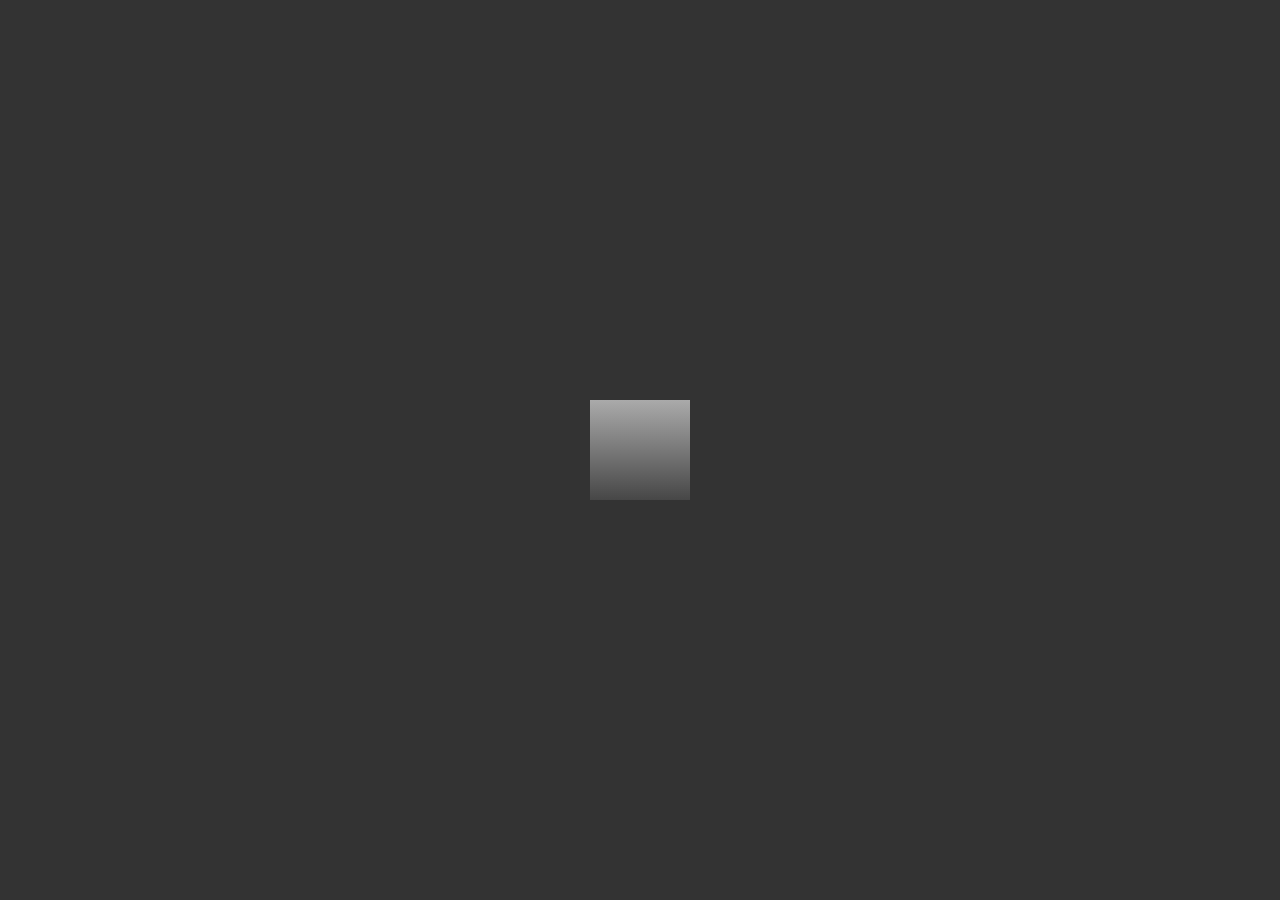
<file: index.html>
<!DOCTYPE html>
<html lang="en">
<head>
    <meta charset="UTF-8" name="theme-color" content="#4285f4">
    <title>Title</title>
    <link rel="stylesheet" href="css/index.css">
    <link rel="stylesheet" href="css/anm.css">
</head>
<body>
<div class="box-con">
    <div class="box"></div>
</div>
<div class="container">
    <form action="main.html" id="form" onfocusin="formFocus()" onfocusout="formBlur()">
        <div class="card">
            <h4>Login</h4>
            <div class="icon-table">
                <div class="icon"></div>
                <div class="icon"></div>
                <div class="icon"></div>
            </div>
        </div>
             <label for="account">
             <img src="icon/account.png" alt=""><input type="text"  placeholder="Account" id="account">
             </label>
             <label for="password">
             <img src="icon/password.png" alt=""><input type="text"  placeholder="Password" id="password" >
             </label>
        <hr>
        <div class="button-card">
            <button><p>Register</p></button>
            <button><img src="icon/next.png" width="auto" height="100%" alt=""></button>
        </div>
</form>
</div>
<script src="js/index.js"></script>
<script src="js/main.js"></script>
</body>
</html>
</file>
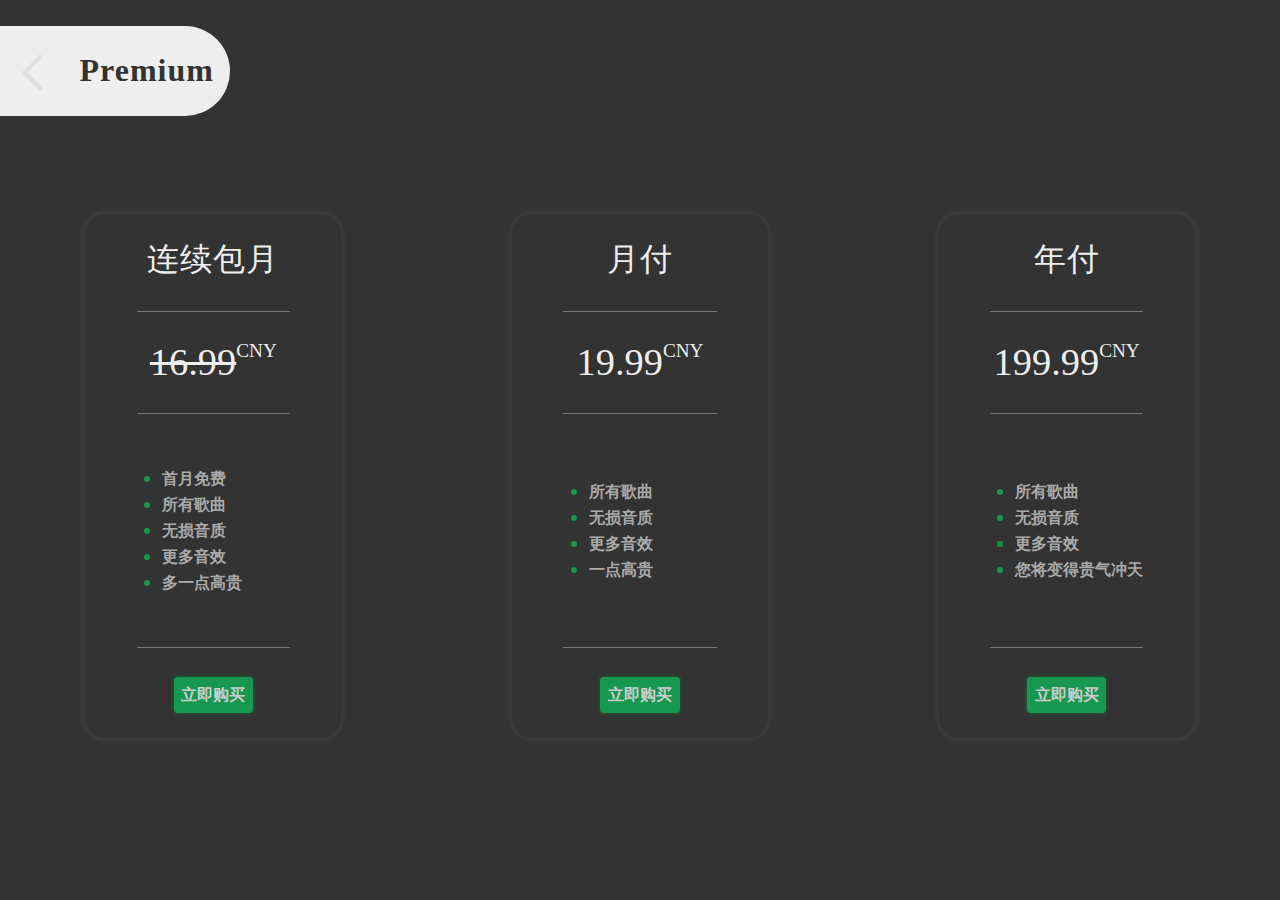
<file: salepage.html>
<!DOCTYPE html>
<html lang="en">
<head>
    <meta charset="UTF-8">
    <title>Title</title>
    <link rel="stylesheet" href="css/sale.css">
</head>
<body>
    <div class="container">
        <div class="header">
            <button onclick="window.location.href='main.html'"><img src="icon/sign-in.png"></button>
            <h1>Premium</h1>
        </div>
        <div class="programme">
            <div class="pro1">
                <h1>连续包月</h1>
                <div class="hr"></div>
                <div class="num"><s>16.99</s>CNY</div>
                <div class="hr"></div>
                <ul>
                    <li>首月免费</li>
                    <li>所有歌曲</li>
                    <li>无损音质</li>
                    <li>更多音效</li>
                    <li>多一点高贵</li>
                </ul>
                <div class="hr"></div>
                <button>立即购买</button>
            </div>
            <div class="pro1">
                <h1>月付</h1>
                <div class="hr"></div>
                <div class="num"><p>19.99</p>CNY</div>
                <div class="hr"></div>
                <ul>
                    <li>所有歌曲</li>
                    <li>无损音质</li>
                    <li>更多音效</li>
                    <li>一点高贵</li>
                </ul>
                <div class="hr"></div>
                <button>立即购买</button>
            </div>
            <div class="pro1">
                <h1>年付</h1>
                <div class="hr"></div>
                <div class="num"><p>199.99</p>CNY</div>
                <div class="hr"></div>
                <ul>
                    <li>所有歌曲</li>
                    <li>无损音质</li>
                    <li>更多音效</li>
                    <li>您将变得贵气冲天</li>
                </ul>
                <div class="hr"></div>
                <button>立即购买</button>
            </div>
        </div>
    </div>
</body>
</html>
</file>
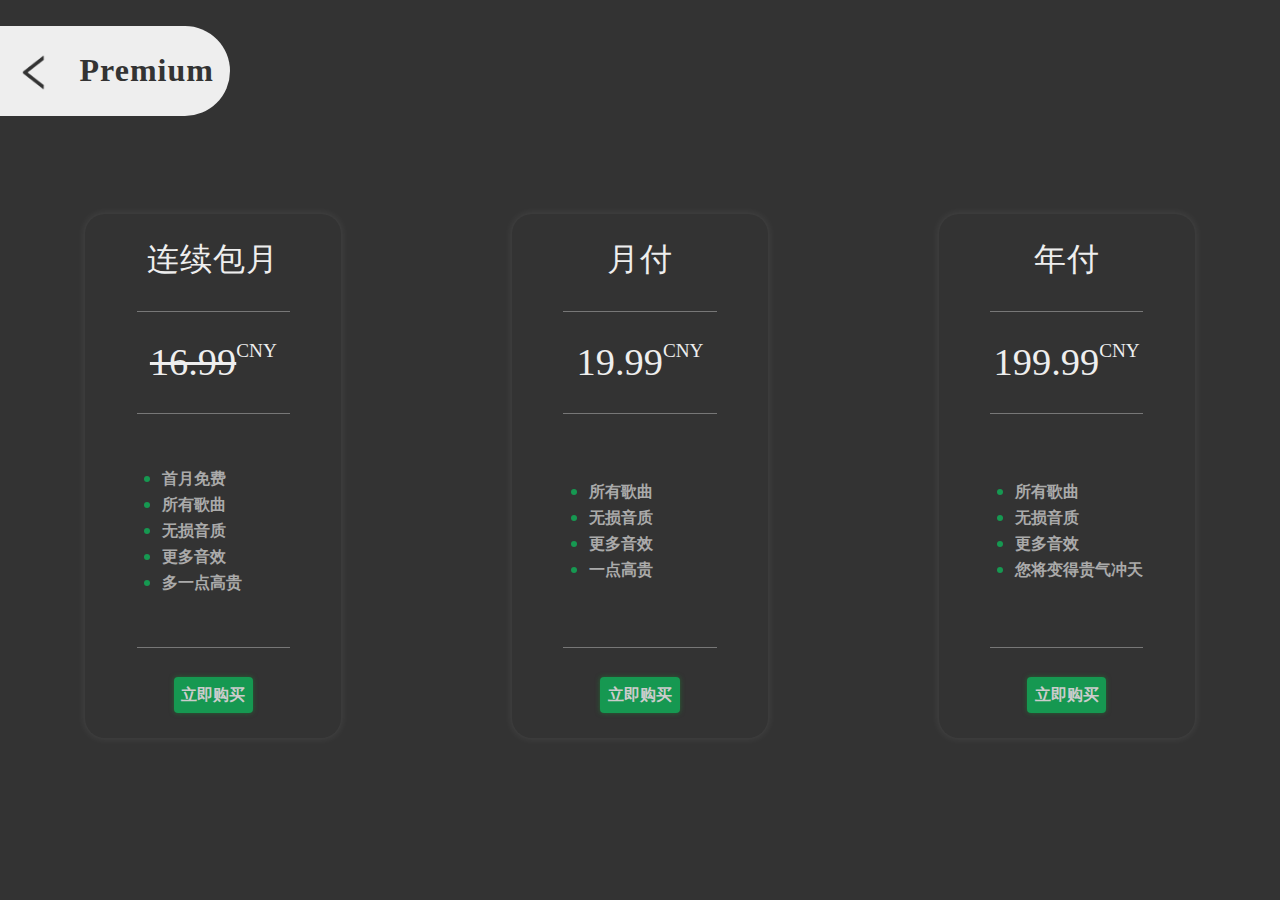
<file: salePage.html>
<!DOCTYPE html>
<html lang="en">
<head>
    <meta charset="UTF-8">
    <title>Title</title>
    <link rel="stylesheet" href="css/sale.css">
</head>
<body>
    <div class="container">
        <div class="header">
            <button onclick="window.location.href='main.html'"><img src="icon/next.png" alt=""></button>
            <h1>Premium</h1>
        </div>
        <div class="programme">
            <div class="pro1">
                <h1>连续包月</h1>
                <div class="hr"></div>
                <div class="num"><s>16.99</s>CNY</div>
                <div class="hr"></div>
                <ul>
                    <li>首月免费</li>
                    <li>所有歌曲</li>
                    <li>无损音质</li>
                    <li>更多音效</li>
                    <li>多一点高贵</li>
                </ul>
                <div class="hr"></div>
                <button>立即购买</button>
            </div>
            <div class="pro1">
                <h1>月付</h1>
                <div class="hr"></div>
                <div class="num"><p>19.99</p>CNY</div>
                <div class="hr"></div>
                <ul>
                    <li>所有歌曲</li>
                    <li>无损音质</li>
                    <li>更多音效</li>
                    <li>一点高贵</li>
                </ul>
                <div class="hr"></div>
                <button>立即购买</button>
            </div>
            <div class="pro1">
                <h1>年付</h1>
                <div class="hr"></div>
                <div class="num"><p>199.99</p>CNY</div>
                <div class="hr"></div>
                <ul>
                    <li>所有歌曲</li>
                    <li>无损音质</li>
                    <li>更多音效</li>
                    <li>您将变得贵气冲天</li>
                </ul>
                <div class="hr"></div>
                <button>立即购买</button>
            </div>
        </div>
    </div>
</body>
</html>
</file>
<file: css/index.css>
body{
    margin: 0;
    padding: 0;
    background-image: url("../bg/indexBg.jpg");
    background-size: cover;
}
.container{
    width: 100vw;
    height: 100vh;
    backdrop-filter: grayscale(40%);
}

form{
    z-index: 3;
    position: absolute;
    margin:auto;
    left: 0;
    flex-direction: column;
    align-items: center;
    top: 0;
    right: 0;
    bottom: 0;
    width: 400px;
    height: 400px;
    display: flex;
    border-radius: 8px;
    background-color: #222;
}

.card{
    background:url("../bg/indexBg.jpg") no-repeat rgba(80,80,80,.5);
    background-blend-mode: darken;
    background-size: cover;
    align-self: center;
    width: 90%;
    height: 40%;
    margin-top: -20%;
    border-radius: 4px;
    display: flex;
    flex-direction: column;
    align-items: center;
    z-index: 1;
}

h4{
    font-size: 1.5em;
    color: #eee;
}
.icon-table{
    display: flex;
    width: 50%;
    justify-content: space-around;
}
.icon{
    width: 30px;
    height: 30px;
    background-image: url("../icon/google.png");
    background-size: cover;
}
.icon:nth-child(2){
    width: 30px;
    height: 30px;
    background-image: url("../icon/QQ.png");
    background-size: cover;
}
.icon:nth-child(3){
    width: 30px;
    height: 30px;
    background-image: url("../icon/wechat.png");
    background-size: cover;
}
label{
    margin-top: 15%;
    width: 85%;
    display: flex;
    gap: 4%;
    justify-content: center;
}
label img{
    width: 8%;
    justify-content: end;
}
label input{
    background-color: transparent;
    border: none;
    border-bottom: 2px solid #aeaeae;
    width: 70%;
    color: #aeaeae;
    outline: none;
    transition: 300ms;
}
label button{
    border-radius: 4px;
    font-size: 1.5em;
}
hr{
    margin-top: 10%;
    width: 100%;
    height: 1px;
    border:none;
    background:#aeaeae;
}
.button-card{
    margin-top: 5%;
    display: flex;
    height: 10%;
    gap: 20px;
}
button{
    border-radius: 4px;
    background-size: cover;
    width: auto;
    height: 100%;
    border: none;
}
button:nth-child(1){
    font-weight: bold;
    background: #333;
    color: #eee;
    display: flex;
    justify-content: center;
    align-items: center;
    font-size: 20px;
    padding: 20px;
}
button:nth-child(2){
    background-color: #aeaeae;
}
</file>
<file: css/anm.css>
.box-con{
    width: 100vw;
    height: 100vh;
    position: fixed;
    background-color: #333333;
    z-index: 1999;
}
.box{
    z-index: 1000;
    height: 100px;
    width: 100px;
    background-color: #dedede;
    position: absolute;
    overflow: hidden;
    display: inline-block;
    margin: auto;top: 0;bottom: 0;right: 0;left: 0;
    animation: roll 2s running infinite;

}
.box::before{
    content: "";
    position: absolute;
    height: 120px;
    width: 120px;
    background: linear-gradient(#aaa,#333);
    animation: roll1 2s running infinite;
}

    @keyframes roll {
      from{
        transform: translate(0, 0) rotateZ(0deg) ;
      }
      to{
        transform:translate(0, 0) rotateZ(360deg) ;
      }
    }
        @keyframes roll1 {
      from{
        transform: translate(-50%, -50%) rotateZ(0deg) ;
      }
      to{
          transform:translate(-50%,-50%) rotateZ(-360deg) ;
      }
    }
</file>
<file: css/sale.css>
*{
    margin: 0;
    padding:0;
}
.container{
    background-color: #333333;
    width: 100vw;
    height: 100vh;
    display: flex;
    flex-direction: column;
    gap: 5%;
}
.header{
    margin-top: 2%;
    width: 18%;
    height: 10%;
    background: #eee;
    border-radius: 0 999px 999px 0;
    color: #333333;
    display: flex;
    align-items: center;
    gap: 10%;
}
h1{
    letter-spacing: 1px;
}
.header button{
    margin-left: 5%;
    height: 100%;
    background-color: transparent;
    border: none;
    transform: rotateZ(180deg);
}
button img{
    height: 50%;
    width: auto;
}
.programme{
    width: 100%;
    height: 70%;
    align-self: center;
    display: flex;
    align-items: center;
    justify-content: space-around;
}
.pro1{
    height: 80%;
    width: 20%;
    padding: 10px 0 10px 0;
    border-radius: 20px;
    box-shadow: 0 0 8px rgba(255,255,255,.1);
    display: flex;
    align-items: center;
    justify-content: space-around;
    flex-direction: column;
    transition: 600ms;
}
.pro1:hover{
    scale: 1.05;
}
.pro1 h1{
    color: #eee;
    font-weight: lighter;
}
.hr{
    height: 1px;
    width: 60%;
    border: none;
    background-color: #777;
}
.num{
    display: flex;
    flex-direction: row;
    color: #eee;
    font-size: 1.2em;
}
s{
    font-weight: lighter;
    font-size: 2em;
}
ul{
    justify-content: center;
    height:35%;
    margin-left: 30%;
    align-self: start;
    display: flex;
    flex-direction: column;
    gap:.2em;
    font-weight: bold;
    color: #aaa;
}

ul li::marker{
    color: #169851;
    font-size: 1.2em;
}
.pro1 button{
    padding:3%;
    font-size: 1em;
    border:none;
    box-shadow: 0 0 5px rgba(22,151,51,.5);
    background-color: #169851;
    color: #ccc;
    border-radius: 4px;
    font-weight: bold;
}
.pro1 p{
    font-weight: lighter;
    font-size: 2em;
}
</file>
